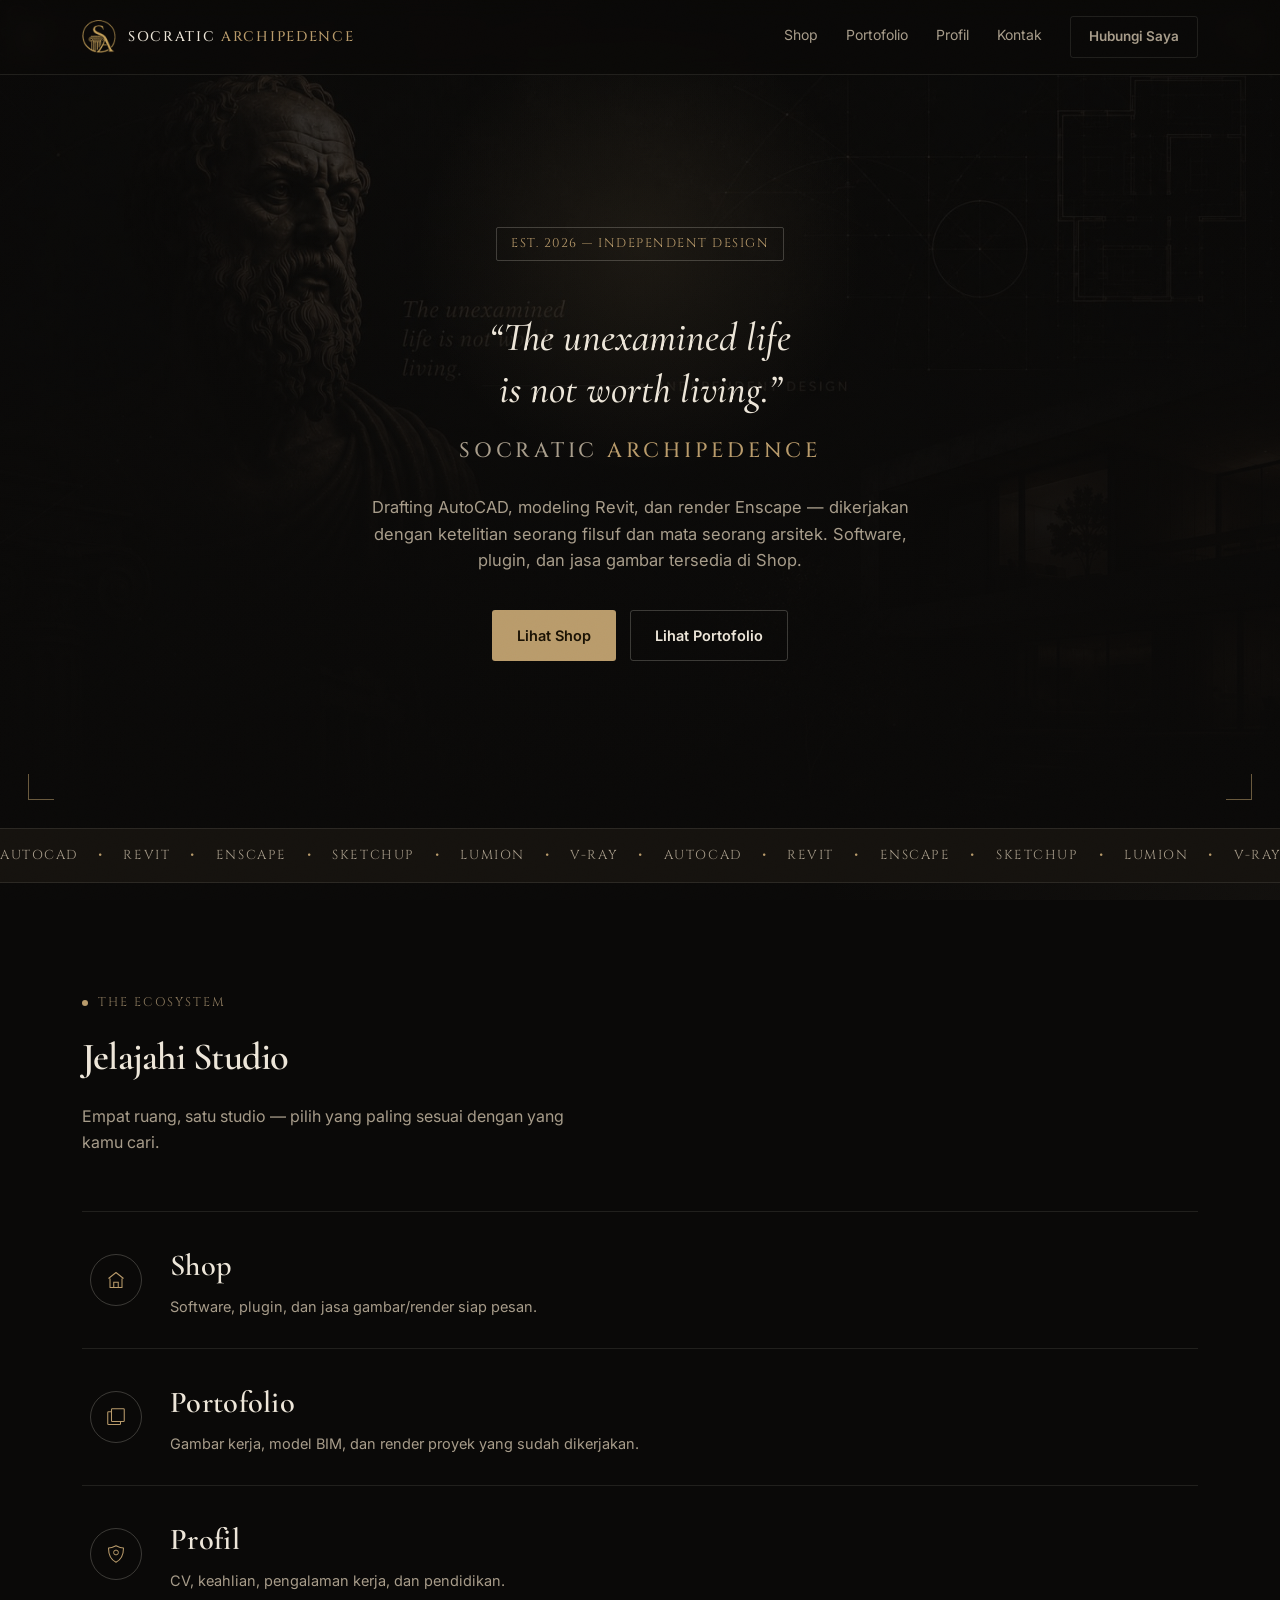
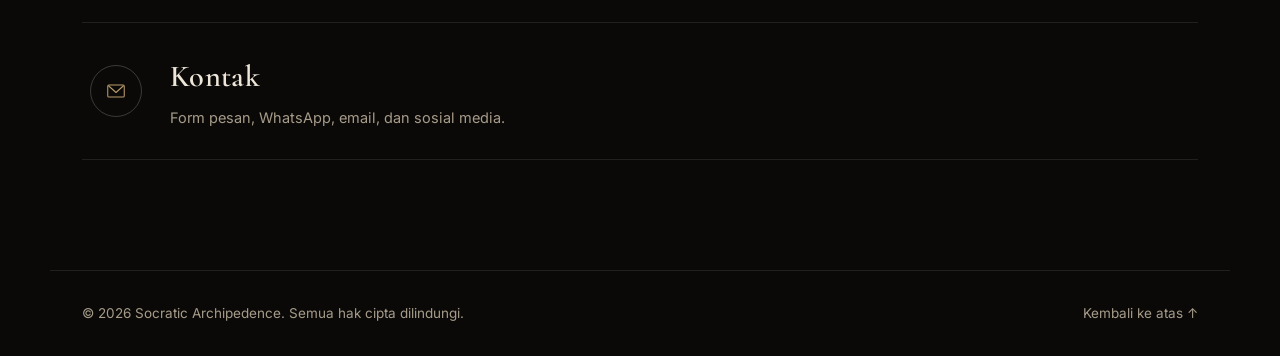
<file: index.html>
<!DOCTYPE html>
<html lang="id">
<head>
<meta charset="UTF-8">
<meta name="viewport" content="width=device-width, initial-scale=1.0">
<title>SOCRATIC ARCHIPEDENCE — Independent Design Studio</title>
<meta name="description" content="Socratic Archipedence — drafting AutoCAD, modeling Revit, render Enscape. Software, plugin, dan jasa gambar/render untuk proyekmu.">
<link rel="preconnect" href="https://fonts.googleapis.com">
<link rel="preconnect" href="https://fonts.gstatic.com" crossorigin>
<link href="https://fonts.googleapis.com/css2?family=Cinzel:wght@400;500;600&family=Cormorant+Garamond:ital,wght@0,500;0,600;0,700;1,500;1,600&family=Inter:wght@400;500;600&display=swap" rel="stylesheet">
<link rel="stylesheet" href="css/style.css?v=4">
</head>
<body id="top">

<div class="grain"></div>

<header class="nav" id="nav">
  <div class="nav-inner">
    <a href="index.html" class="brand">
      <img src="assets/logo-icon.png" alt="" class="brand-icon">
      <span class="brand-name">SOCRATIC <em>ARCHIPEDENCE</em></span>
    </a>
    <nav class="nav-links" id="navLinks">
      <a href="shop.html">Shop</a>
      <a href="portofolio.html">Portofolio</a>
      <a href="profil.html">Profil</a>
      <a href="kontak.html">Kontak</a>
      <a href="kontak.html" class="btn btn-ghost nav-cta">Hubungi Saya</a>
    </nav>
    <button class="nav-toggle" id="navToggle" aria-label="Buka menu" aria-expanded="false">
      <span></span><span></span><span></span>
    </button>
  </div>
</header>

<main>

  <!-- HERO / COVER -->
  <section class="hero hero-photo" id="hero">
    <div class="hero-photo-bg" style="background-image:url('assets/hero-bg.jpg')" aria-hidden="true"></div>
    <div class="hero-photo-overlay" aria-hidden="true"></div>
    <div class="hero-glow" id="heroGlow" aria-hidden="true"></div>
    <div class="corner corner-tl" aria-hidden="true"></div>
    <div class="corner corner-tr" aria-hidden="true"></div>
    <div class="corner corner-bl" aria-hidden="true"></div>
    <div class="corner corner-br" aria-hidden="true"></div>

    <div class="hero-inner hero-inner-photo">
      <p class="title-block reveal-fade">EST. 2026 — INDEPENDENT DESIGN</p>
      <blockquote class="hero-quote reveal-fade delay-1">
        “The unexamined life<br>is not worth living.”
      </blockquote>
      <h1 class="hero-title-sm reveal-fade delay-2">SOCRATIC <em>ARCHIPEDENCE</em></h1>
      <p class="hero-sub reveal-fade delay-2">
        Drafting AutoCAD, modeling Revit, dan render Enscape — dikerjakan dengan ketelitian
        seorang filsuf dan mata seorang arsitek. Software, plugin, dan jasa gambar tersedia di Shop.
      </p>
      <div class="hero-actions reveal-fade delay-2">
        <a href="shop.html" class="btn btn-primary">Lihat Shop</a>
        <a href="portofolio.html" class="btn btn-outline">Lihat Portofolio</a>
      </div>
    </div>
  </section>

  <!-- MARQUEE TOOLS -->
  <div class="marquee" aria-hidden="true">
    <div class="marquee-track">
      <span>AUTOCAD</span><span class="dot">•</span>
      <span>REVIT</span><span class="dot">•</span>
      <span>ENSCAPE</span><span class="dot">•</span>
      <span>SKETCHUP</span><span class="dot">•</span>
      <span>LUMION</span><span class="dot">•</span>
      <span>V-RAY</span><span class="dot">•</span>
      <span>AUTOCAD</span><span class="dot">•</span>
      <span>REVIT</span><span class="dot">•</span>
      <span>ENSCAPE</span><span class="dot">•</span>
      <span>SKETCHUP</span><span class="dot">•</span>
      <span>LUMION</span><span class="dot">•</span>
      <span>V-RAY</span><span class="dot">•</span>
    </div>
  </div>

  <!-- THE ECOSYSTEM -->
  <section class="section" id="ecosystem">
    <div class="section-head">
      <p class="eyebrow">THE ECOSYSTEM</p>
      <h2>Jelajahi Studio</h2>
      <p class="section-desc">Empat ruang, satu studio — pilih yang paling sesuai dengan yang kamu cari.</p>
    </div>

    <div class="eco-list">

      <a href="shop.html" class="eco-row reveal-up">
        <span class="eco-icon" aria-hidden="true">
          <svg viewBox="0 0 32 32"><path d="M6 14 L16 6 L26 14 M8 14 V26 H24 V14" fill="none" stroke="currentColor" stroke-width="1.4" stroke-linejoin="round"/><path d="M13 26 V19 H19 V26" fill="none" stroke="currentColor" stroke-width="1.4"/></svg>
        </span>
        <span class="eco-text">
          <span class="eco-title">Shop</span>
          <span class="eco-sub">Software, plugin, dan jasa gambar/render siap pesan.</span>
        </span>
        <span class="eco-arrow" aria-hidden="true">→</span>
      </a>

      <a href="portofolio.html" class="eco-row reveal-up delay-1">
        <span class="eco-icon" aria-hidden="true">
          <svg viewBox="0 0 32 32"><rect x="5" y="9" width="17" height="17" rx="1" fill="none" stroke="currentColor" stroke-width="1.4"/><rect x="10" y="5" width="17" height="17" rx="1" fill="var(--bg)" stroke="currentColor" stroke-width="1.4"/></svg>
        </span>
        <span class="eco-text">
          <span class="eco-title">Portofolio</span>
          <span class="eco-sub">Gambar kerja, model BIM, dan render proyek yang sudah dikerjakan.</span>
        </span>
        <span class="eco-arrow" aria-hidden="true">→</span>
      </a>

      <a href="profil.html" class="eco-row reveal-up delay-2">
        <span class="eco-icon" aria-hidden="true">
          <svg viewBox="0 0 32 32"><path d="M16 5 C10 8 6 8 6 8 C6 18 10 24 16 27 C22 24 26 18 26 8 C26 8 22 8 16 5Z" fill="none" stroke="currentColor" stroke-width="1.4" stroke-linejoin="round"/><circle cx="16" cy="14" r="3.2" fill="none" stroke="currentColor" stroke-width="1.3"/></svg>
        </span>
        <span class="eco-text">
          <span class="eco-title">Profil</span>
          <span class="eco-sub">CV, keahlian, pengalaman kerja, dan pendidikan.</span>
        </span>
        <span class="eco-arrow" aria-hidden="true">→</span>
      </a>

      <a href="kontak.html" class="eco-row reveal-up delay-3">
        <span class="eco-icon" aria-hidden="true">
          <svg viewBox="0 0 32 32"><rect x="5" y="8" width="22" height="16" rx="1.5" fill="none" stroke="currentColor" stroke-width="1.4"/><path d="M6 9 L16 18 L26 9" fill="none" stroke="currentColor" stroke-width="1.4" stroke-linejoin="round"/></svg>
        </span>
        <span class="eco-text">
          <span class="eco-title">Kontak</span>
          <span class="eco-sub">Form pesan, WhatsApp, email, dan sosial media.</span>
        </span>
        <span class="eco-arrow" aria-hidden="true">→</span>
      </a>

    </div>
  </section>

</main>

<footer class="footer">
  <p>&copy; 2026 Socratic Archipedence. Semua hak cipta dilindungi.</p>
  <a href="#top" class="back-top">Kembali ke atas ↑</a>
</footer>

<script src="js/script.js?v=4"></script>
</body>
</html>
</file>
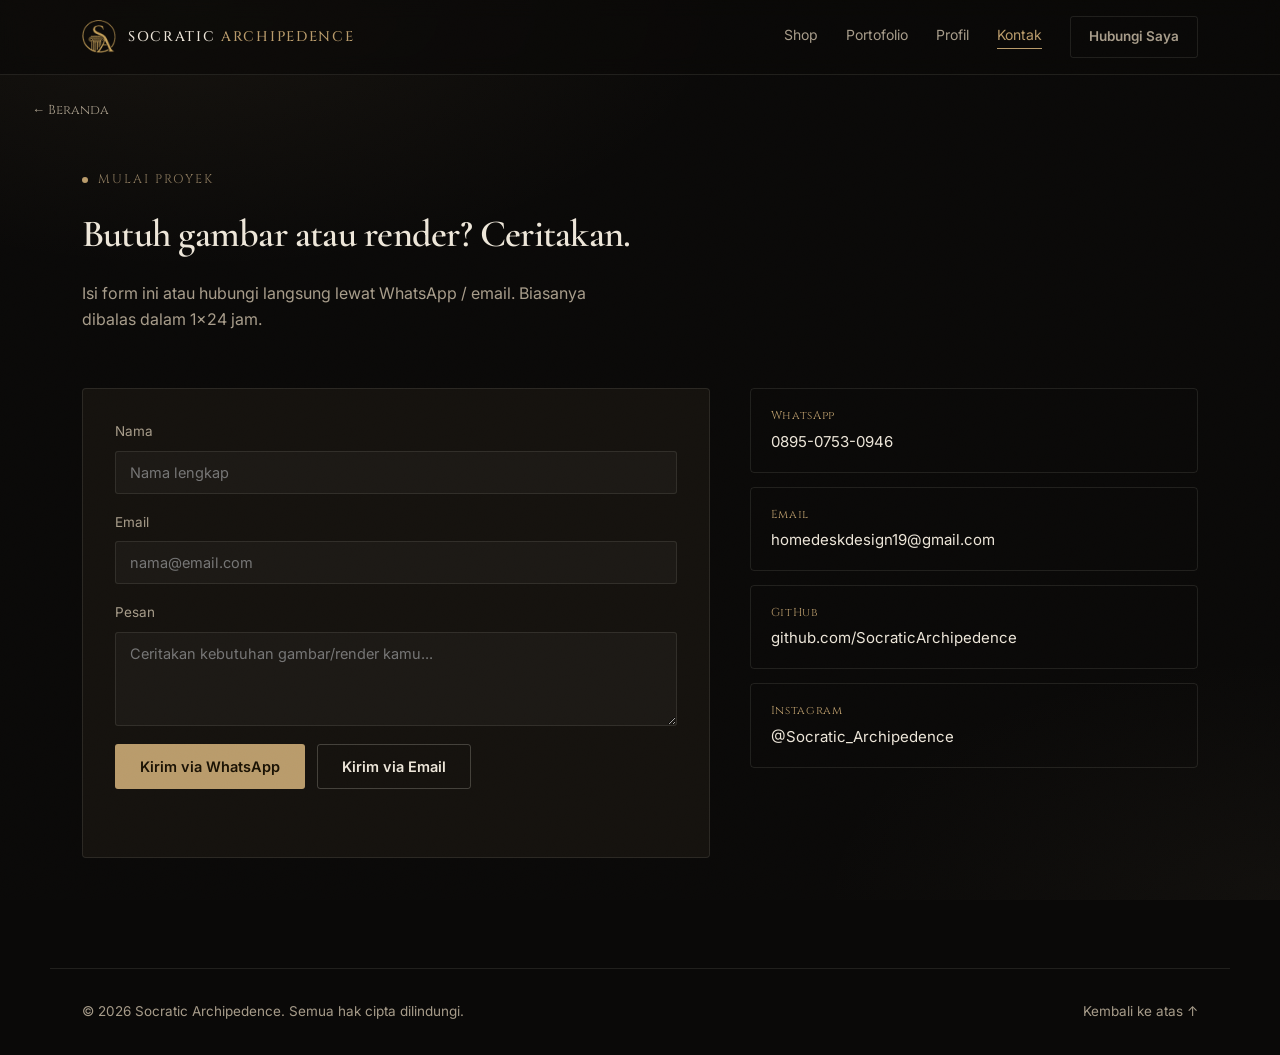
<file: kontak.html>
<!DOCTYPE html>
<html lang="id">
<head>
<meta charset="UTF-8">
<meta name="viewport" content="width=device-width, initial-scale=1.0">
<title>Kontak — SOCRATIC ARCHIPEDENCE</title>
<meta name="description" content="Hubungi Socratic Archipedence lewat WhatsApp, email, atau form untuk pesan gambar, render, atau software CAD.">
<link rel="preconnect" href="https://fonts.googleapis.com">
<link rel="preconnect" href="https://fonts.gstatic.com" crossorigin>
<link href="https://fonts.googleapis.com/css2?family=Cinzel:wght@400;500;600&family=Cormorant+Garamond:ital,wght@0,500;0,600;0,700;1,500;1,600&family=Inter:wght@400;500;600&display=swap" rel="stylesheet">
<link rel="stylesheet" href="css/style.css?v=4">
</head>
<body id="top">

<div class="grain"></div>

<header class="nav" id="nav">
  <div class="nav-inner">
    <a href="index.html" class="brand">
      <img src="assets/logo-icon.png" alt="" class="brand-icon">
      <span class="brand-name">SOCRATIC <em>ARCHIPEDENCE</em></span>
    </a>
    <nav class="nav-links" id="navLinks">
      <a href="shop.html">Shop</a>
      <a href="portofolio.html">Portofolio</a>
      <a href="profil.html">Profil</a>
      <a href="kontak.html" class="active">Kontak</a>
      <a href="kontak.html" class="btn btn-ghost nav-cta">Hubungi Saya</a>
    </nav>
    <button class="nav-toggle" id="navToggle" aria-label="Buka menu" aria-expanded="false">
      <span></span><span></span><span></span>
    </button>
  </div>
</header>

<main>
  <a href="index.html" class="page-back">← Beranda</a>

  <!-- KONTAK -->
  <section class="section" id="kontak">
    <div class="section-head">
      <p class="eyebrow">MULAI PROYEK</p>
      <h2>Butuh gambar atau render? Ceritakan.</h2>
      <p class="section-desc">Isi form ini atau hubungi langsung lewat WhatsApp / email. Biasanya dibalas dalam 1x24 jam.</p>
    </div>

    <div class="contact-grid">
      <form class="contact-form reveal-up" id="contactForm">
        <label>
          <span>Nama</span>
          <input type="text" name="name" placeholder="Nama lengkap" required>
        </label>
        <label>
          <span>Email</span>
          <input type="email" name="email" placeholder="nama@email.com" required>
        </label>
        <label>
          <span>Pesan</span>
          <textarea name="message" rows="4" placeholder="Ceritakan kebutuhan gambar/render kamu..." required></textarea>
        </label>
        <div class="form-actions">
          <button type="button" class="btn btn-primary" id="sendWhatsapp">Kirim via WhatsApp</button>
          <button type="button" class="btn btn-outline" id="sendEmail">Kirim via Email</button>
        </div>
        <p class="form-note" id="formNote"></p>
      </form>

      <div class="contact-side reveal-up delay-1">
        <a href="https://wa.me/6289507530946" class="contact-link" target="_blank" rel="noopener">
          <span class="contact-label">WhatsApp</span>
          <span class="contact-value">0895-0753-0946</span>
        </a>
        <a href="mailto:homedeskdesign19@gmail.com" class="contact-link">
          <span class="contact-label">Email</span>
          <span class="contact-value">homedeskdesign19@gmail.com</span>
        </a>
        <a href="https://github.com/SocraticArchipedence" class="contact-link" target="_blank" rel="noopener">
          <span class="contact-label">GitHub</span>
          <span class="contact-value">github.com/SocraticArchipedence</span>
        </a>
        <a href="https://instagram.com/Socratic_Archipedence" class="contact-link" target="_blank" rel="noopener">
          <span class="contact-label">Instagram</span>
          <span class="contact-value">@Socratic_Archipedence</span>
        </a>
      </div>
    </div>
  </section>
</main>

<footer class="footer">
  <p>&copy; 2026 Socratic Archipedence. Semua hak cipta dilindungi.</p>
  <a href="#top" class="back-top">Kembali ke atas ↑</a>
</footer>

<script src="js/script.js?v=4"></script>
</body>
</html>
</file>
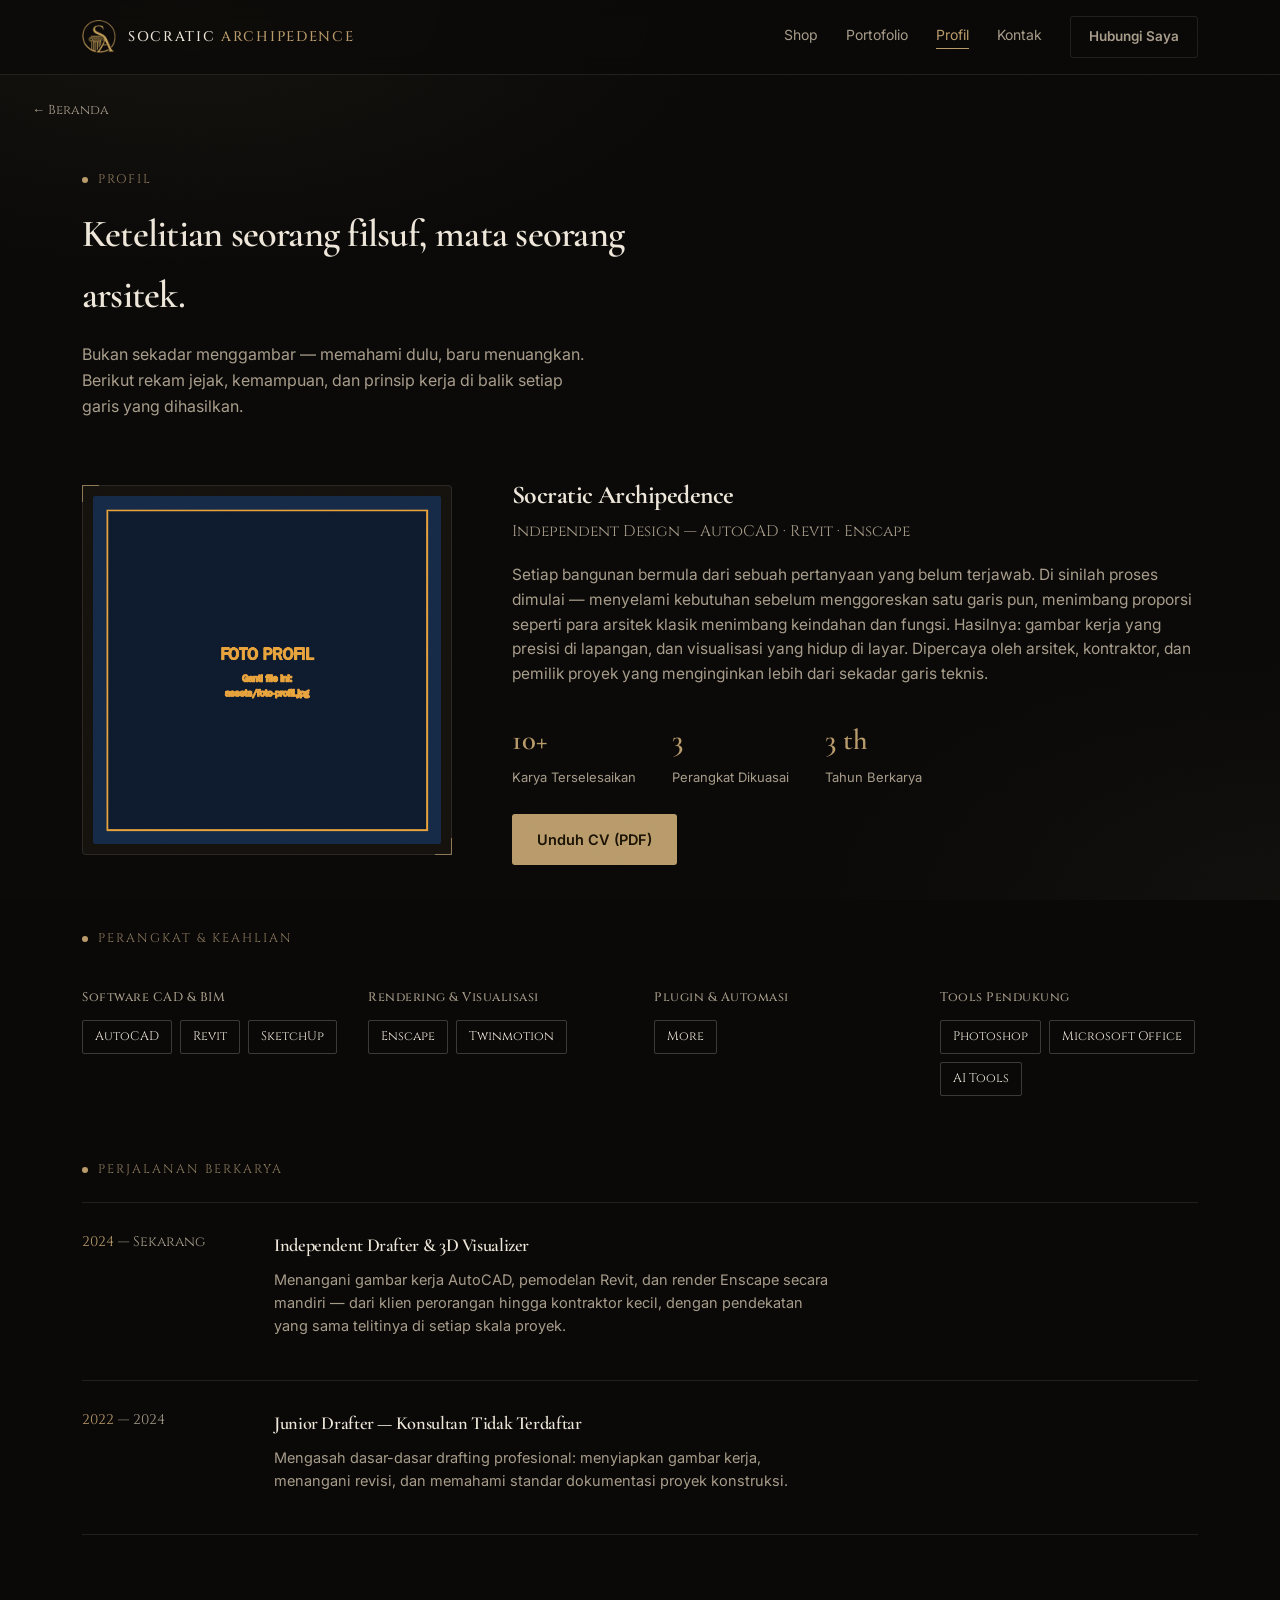
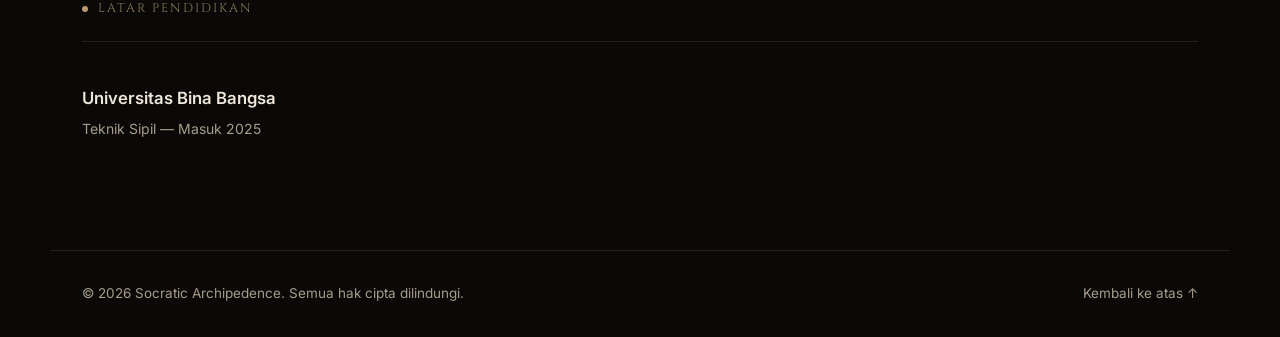
<file: profil.html>
<!DOCTYPE html>
<html lang="id">
<head>
<meta charset="UTF-8">
<meta name="viewport" content="width=device-width, initial-scale=1.0">
<title>Profil — SOCRATIC ARCHIPEDENCE</title>
<meta name="description" content="Profil, CV, keahlian, dan pengalaman kerja di balik Socratic Archipedence.">
<link rel="preconnect" href="https://fonts.googleapis.com">
<link rel="preconnect" href="https://fonts.gstatic.com" crossorigin>
<link href="https://fonts.googleapis.com/css2?family=Cinzel:wght@400;500;600&family=Cormorant+Garamond:ital,wght@0,500;0,600;0,700;1,500;1,600&family=Inter:wght@400;500;600&display=swap" rel="stylesheet">
<link rel="stylesheet" href="css/style.css?v=4">
</head>
<body id="top">

<div class="grain"></div>

<header class="nav" id="nav">
  <div class="nav-inner">
    <a href="index.html" class="brand">
      <img src="assets/logo-icon.png" alt="" class="brand-icon">
      <span class="brand-name">SOCRATIC <em>ARCHIPEDENCE</em></span>
    </a>
    <nav class="nav-links" id="navLinks">
      <a href="shop.html">Shop</a>
      <a href="portofolio.html">Portofolio</a>
      <a href="profil.html" class="active">Profil</a>
      <a href="kontak.html">Kontak</a>
      <a href="kontak.html" class="btn btn-ghost nav-cta">Hubungi Saya</a>
    </nav>
    <button class="nav-toggle" id="navToggle" aria-label="Buka menu" aria-expanded="false">
      <span></span><span></span><span></span>
    </button>
  </div>
</header>

<main>
  <a href="index.html" class="page-back">← Beranda</a>

  <!-- PROFIL / CV -->
  <section class="section" id="profil">
    <div class="section-head">
      <p class="eyebrow">PROFIL</p>
      <h2>Ketelitian seorang filsuf, mata seorang arsitek.</h2>
      <p class="section-desc">Bukan sekadar menggambar — memahami dulu, baru menuangkan. Berikut rekam jejak, kemampuan, dan prinsip kerja di balik setiap garis yang dihasilkan.</p>
    </div>

    <!-- Kartu profil + CV -->
    <div class="about-grid">
      <div class="profile-photo-wrap reveal-up">
        <img src="assets/foto-profil.jpg" alt="Foto profil Socratic Archipedence" class="profile-photo">
      </div>
      <div class="about-text reveal-up delay-1">
        <h3 class="profile-name">Socratic Archipedence</h3>
        <p class="profile-role">Independent Design — AutoCAD · Revit · Enscape</p>
        <p>
          Setiap bangunan bermula dari sebuah pertanyaan yang belum terjawab. Di sinilah proses dimulai —
          menyelami kebutuhan sebelum menggoreskan satu garis pun, menimbang proporsi seperti para
          arsitek klasik menimbang keindahan dan fungsi. Hasilnya: gambar kerja yang presisi di lapangan,
          dan visualisasi yang hidup di layar. Dipercaya oleh arsitek, kontraktor, dan pemilik proyek yang
          menginginkan lebih dari sekadar garis teknis.
        </p>
        <div class="stat-row">
          <div class="stat"><span class="stat-num" data-count="10" data-suffix="+">0+</span><span class="stat-label">Karya Terselesaikan</span></div>
          <div class="stat"><span class="stat-num" data-count="3" data-suffix="">0</span><span class="stat-label">Perangkat Dikuasai</span></div>
          <div class="stat"><span class="stat-num" data-count="3" data-suffix=" th">0 th</span><span class="stat-label">Tahun Berkarya</span></div>
        </div>
        <a href="assets/cv-socratic-archipedence.pdf" download class="btn btn-primary cv-btn">Unduh CV (PDF)</a>
      </div>
    </div>

    <!-- Keahlian & tools -->
    <div class="sub-block reveal-up">
      <p class="eyebrow small">PERANGKAT &amp; KEAHLIAN</p>
      <div class="skills-grid">
        <div class="skill-group">
          <h4>Software CAD &amp; BIM</h4>
          <div class="skill-badges">
            <span>AutoCAD</span><span>Revit</span><span>SketchUp</span>
          </div>
        </div>
        <div class="skill-group">
          <h4>Rendering &amp; Visualisasi</h4>
          <div class="skill-badges">
            <span>Enscape</span><span>Twinmotion</span>
          </div>
        </div>
        <div class="skill-group">
          <h4>Plugin &amp; Automasi</h4>
          <div class="skill-badges">
            <span>More</span>
          </div>
        </div>
        <div class="skill-group">
          <h4>Tools Pendukung</h4>
          <div class="skill-badges">
            <span>Photoshop</span><span>Microsoft Office</span><span>AI Tools</span>
          </div>
        </div>
      </div>
    </div>

    <!-- Pengalaman kerja -->
    <div class="sub-block reveal-up">
      <p class="eyebrow small">PERJALANAN BERKARYA</p>
      <div class="rev-log exp-log">
        <div class="rev-item">
          <div class="rev-num">2024 <span>— Sekarang</span></div>
          <div class="rev-body">
            <h3>Independent Drafter &amp; 3D Visualizer</h3>
            <p>Menangani gambar kerja AutoCAD, pemodelan Revit, dan render Enscape secara mandiri — dari klien perorangan hingga kontraktor kecil, dengan pendekatan yang sama telitinya di setiap skala proyek.</p>
          </div>
        </div>
        <div class="rev-item">
          <div class="rev-num">2022 <span>— 2024</span></div>
          <div class="rev-body">
            <h3>Junior Drafter — Konsultan Tidak Terdaftar</h3>
            <p>Mengasah dasar-dasar drafting profesional: menyiapkan gambar kerja, menangani revisi, dan memahami standar dokumentasi proyek konstruksi.</p>
          </div>
        </div>
      </div>
    </div>

    <!-- Pendidikan -->
    <div class="sub-block reveal-up">
      <p class="eyebrow small">LATAR PENDIDIKAN</p>
      <div class="edu-item">
        <h4>Universitas Bina Bangsa</h4>
        <p>Teknik Sipil — Masuk 2025</p>
      </div>
    </div>
  </section>
</main>

<footer class="footer">
  <p>&copy; 2026 Socratic Archipedence. Semua hak cipta dilindungi.</p>
  <a href="#top" class="back-top">Kembali ke atas ↑</a>
</footer>

<script src="js/script.js?v=4"></script>
</body>
</html>
</file>
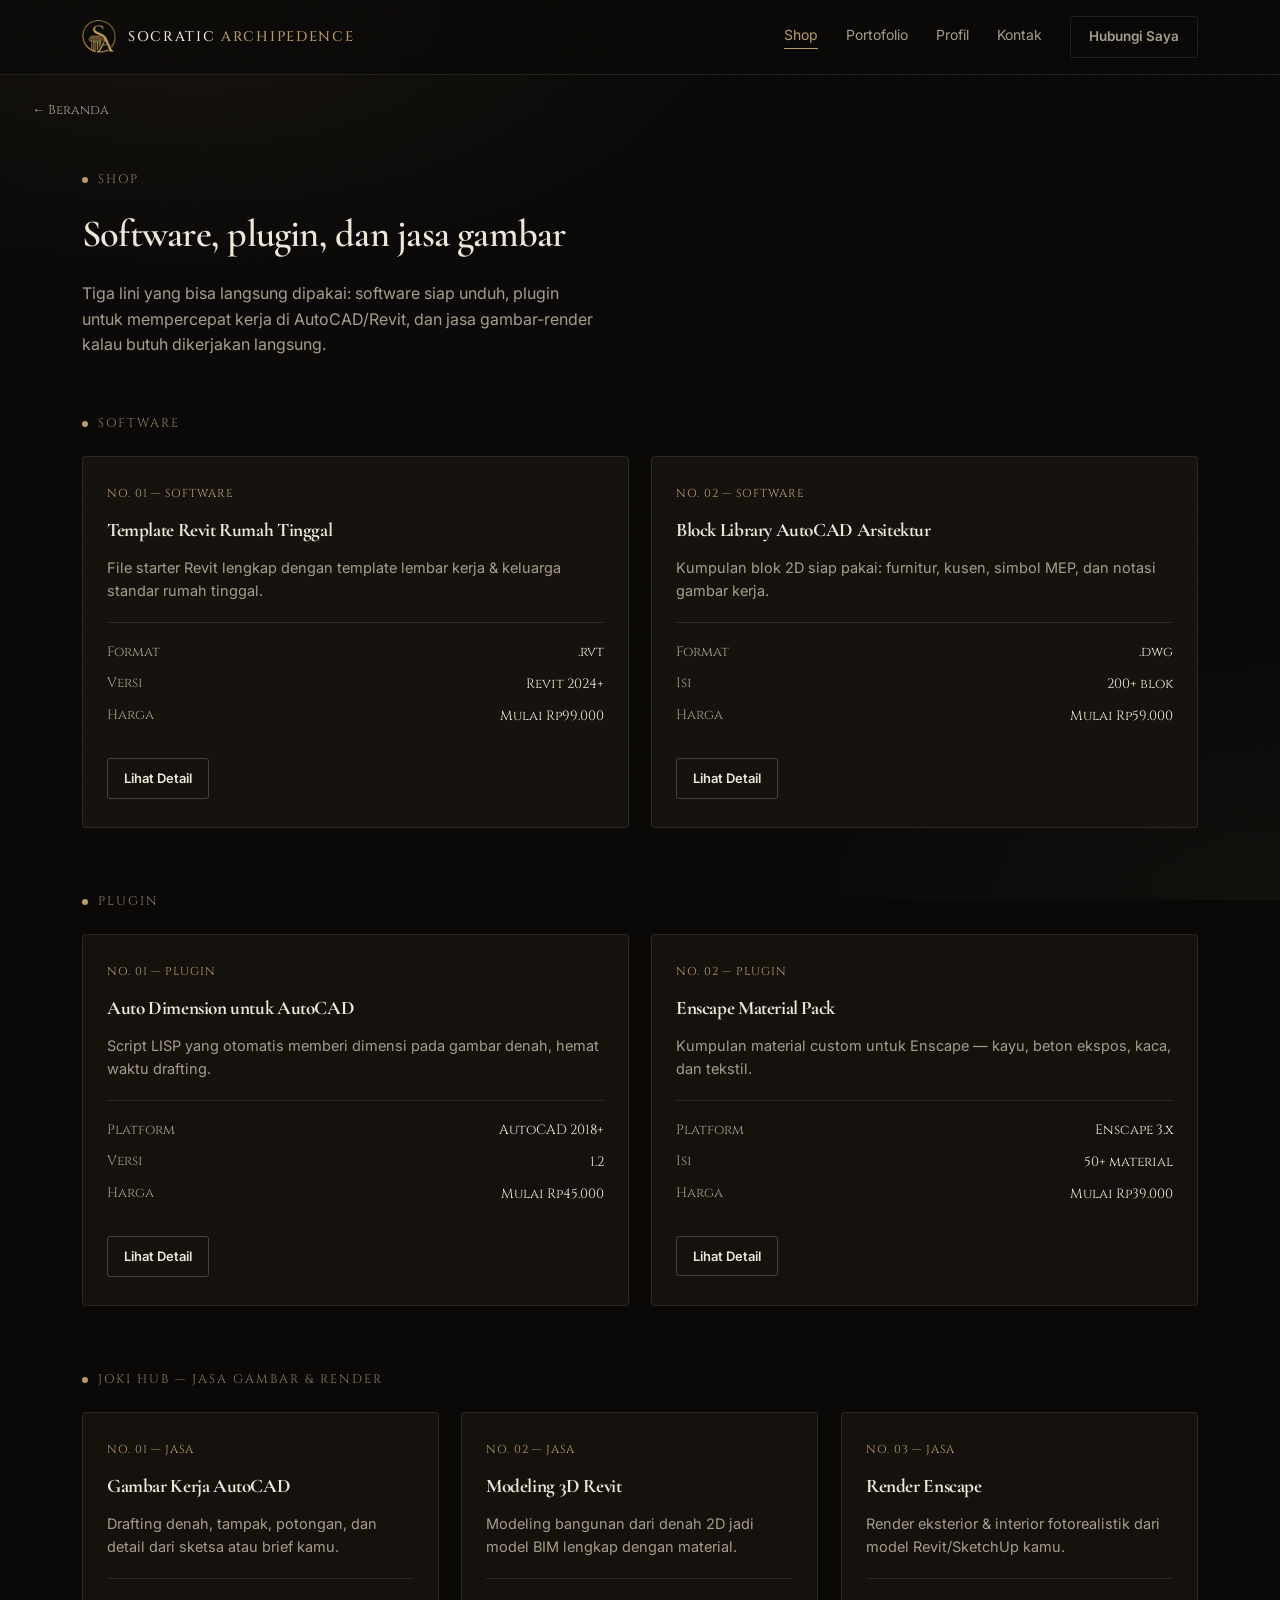
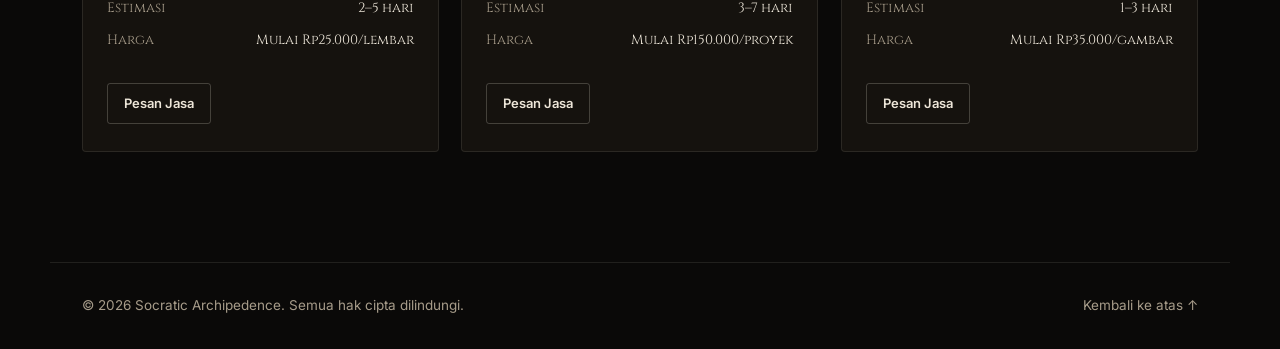
<file: shop.html>
<!DOCTYPE html>
<html lang="id">
<head>
<meta charset="UTF-8">
<meta name="viewport" content="width=device-width, initial-scale=1.0">
<title>Shop — SOCRATIC ARCHIPEDENCE</title>
<meta name="description" content="Software, plugin, dan jasa gambar/render AutoCAD, Revit, Enscape dari Socratic Archipedence.">
<link rel="preconnect" href="https://fonts.googleapis.com">
<link rel="preconnect" href="https://fonts.gstatic.com" crossorigin>
<link href="https://fonts.googleapis.com/css2?family=Cinzel:wght@400;500;600&family=Cormorant+Garamond:ital,wght@0,500;0,600;0,700;1,500;1,600&family=Inter:wght@400;500;600&display=swap" rel="stylesheet">
<link rel="stylesheet" href="css/style.css?v=4">
</head>
<body id="top">

<div class="grain"></div>

<header class="nav" id="nav">
  <div class="nav-inner">
    <a href="index.html" class="brand">
      <img src="assets/logo-icon.png" alt="" class="brand-icon">
      <span class="brand-name">SOCRATIC <em>ARCHIPEDENCE</em></span>
    </a>
    <nav class="nav-links" id="navLinks">
      <a href="shop.html" class="active">Shop</a>
      <a href="portofolio.html">Portofolio</a>
      <a href="profil.html">Profil</a>
      <a href="kontak.html">Kontak</a>
      <a href="kontak.html" class="btn btn-ghost nav-cta">Hubungi Saya</a>
    </nav>
    <button class="nav-toggle" id="navToggle" aria-label="Buka menu" aria-expanded="false">
      <span></span><span></span><span></span>
    </button>
  </div>
</header>

<main>
  <a href="index.html" class="page-back">← Beranda</a>

  <!-- SHOP -->
  <section class="section" id="shop">
    <div class="section-head">
      <p class="eyebrow">SHOP</p>
      <h2>Software, plugin, dan jasa gambar</h2>
      <p class="section-desc">Tiga lini yang bisa langsung dipakai: software siap unduh, plugin
        untuk mempercepat kerja di AutoCAD/Revit, dan jasa gambar-render kalau butuh dikerjakan langsung.</p>
    </div>

    <!-- Software -->
    <div class="sub-block">
      <p class="eyebrow small">SOFTWARE</p>
      <div class="product-grid">
        <article class="spec-card tilt reveal-up">
          <div class="spec-bracket tl"></div><div class="spec-bracket tr"></div>
          <div class="spec-bracket bl"></div><div class="spec-bracket br"></div>
          <p class="spec-id">NO. 01 — SOFTWARE</p>
          <h3>Template Revit Rumah Tinggal</h3>
          <p class="spec-text">File starter Revit lengkap dengan template lembar kerja &amp; keluarga standar rumah tinggal.</p>
          <ul class="spec-list">
            <li><span>Format</span><span>.rvt</span></li>
            <li><span>Versi</span><span>Revit 2024+</span></li>
            <li><span>Harga</span><span>Mulai Rp99.000</span></li>
          </ul>
          <a href="kontak.html" class="btn btn-outline btn-small">Lihat Detail</a>
        </article>

        <article class="spec-card tilt reveal-up delay-1">
          <div class="spec-bracket tl"></div><div class="spec-bracket tr"></div>
          <div class="spec-bracket bl"></div><div class="spec-bracket br"></div>
          <p class="spec-id">NO. 02 — SOFTWARE</p>
          <h3>Block Library AutoCAD Arsitektur</h3>
          <p class="spec-text">Kumpulan blok 2D siap pakai: furnitur, kusen, simbol MEP, dan notasi gambar kerja.</p>
          <ul class="spec-list">
            <li><span>Format</span><span>.dwg</span></li>
            <li><span>Isi</span><span>200+ blok</span></li>
            <li><span>Harga</span><span>Mulai Rp59.000</span></li>
          </ul>
          <a href="kontak.html" class="btn btn-outline btn-small">Lihat Detail</a>
        </article>
      </div>
    </div>

    <!-- Plugin -->
    <div class="sub-block">
      <p class="eyebrow small">PLUGIN</p>
      <div class="product-grid">
        <article class="spec-card tilt reveal-up">
          <div class="spec-bracket tl"></div><div class="spec-bracket tr"></div>
          <div class="spec-bracket bl"></div><div class="spec-bracket br"></div>
          <p class="spec-id">NO. 01 — PLUGIN</p>
          <h3>Auto Dimension untuk AutoCAD</h3>
          <p class="spec-text">Script LISP yang otomatis memberi dimensi pada gambar denah, hemat waktu drafting.</p>
          <ul class="spec-list">
            <li><span>Platform</span><span>AutoCAD 2018+</span></li>
            <li><span>Versi</span><span>1.2</span></li>
            <li><span>Harga</span><span>Mulai Rp45.000</span></li>
          </ul>
          <a href="kontak.html" class="btn btn-outline btn-small">Lihat Detail</a>
        </article>

        <article class="spec-card tilt reveal-up delay-1">
          <div class="spec-bracket tl"></div><div class="spec-bracket tr"></div>
          <div class="spec-bracket bl"></div><div class="spec-bracket br"></div>
          <p class="spec-id">NO. 02 — PLUGIN</p>
          <h3>Enscape Material Pack</h3>
          <p class="spec-text">Kumpulan material custom untuk Enscape — kayu, beton ekspos, kaca, dan tekstil.</p>
          <ul class="spec-list">
            <li><span>Platform</span><span>Enscape 3.x</span></li>
            <li><span>Isi</span><span>50+ material</span></li>
            <li><span>Harga</span><span>Mulai Rp39.000</span></li>
          </ul>
          <a href="kontak.html" class="btn btn-outline btn-small">Lihat Detail</a>
        </article>
      </div>
    </div>

    <!-- Joki Hub -->
    <div class="sub-block">
      <p class="eyebrow small">JOKI HUB — JASA GAMBAR &amp; RENDER</p>
      <div class="product-grid">
        <article class="spec-card tilt reveal-up">
          <div class="spec-bracket tl"></div><div class="spec-bracket tr"></div>
          <div class="spec-bracket bl"></div><div class="spec-bracket br"></div>
          <p class="spec-id">NO. 01 — JASA</p>
          <h3>Gambar Kerja AutoCAD</h3>
          <p class="spec-text">Drafting denah, tampak, potongan, dan detail dari sketsa atau brief kamu.</p>
          <ul class="spec-list">
            <li><span>Estimasi</span><span>2–5 hari</span></li>
            <li><span>Harga</span><span>Mulai Rp25.000/lembar</span></li>
          </ul>
          <a href="kontak.html" class="btn btn-outline btn-small">Pesan Jasa</a>
        </article>

        <article class="spec-card tilt reveal-up delay-1">
          <div class="spec-bracket tl"></div><div class="spec-bracket tr"></div>
          <div class="spec-bracket bl"></div><div class="spec-bracket br"></div>
          <p class="spec-id">NO. 02 — JASA</p>
          <h3>Modeling 3D Revit</h3>
          <p class="spec-text">Modeling bangunan dari denah 2D jadi model BIM lengkap dengan material.</p>
          <ul class="spec-list">
            <li><span>Estimasi</span><span>3–7 hari</span></li>
            <li><span>Harga</span><span>Mulai Rp150.000/proyek</span></li>
          </ul>
          <a href="kontak.html" class="btn btn-outline btn-small">Pesan Jasa</a>
        </article>

        <article class="spec-card tilt reveal-up delay-2">
          <div class="spec-bracket tl"></div><div class="spec-bracket tr"></div>
          <div class="spec-bracket bl"></div><div class="spec-bracket br"></div>
          <p class="spec-id">NO. 03 — JASA</p>
          <h3>Render Enscape</h3>
          <p class="spec-text">Render eksterior &amp; interior fotorealistik dari model Revit/SketchUp kamu.</p>
          <ul class="spec-list">
            <li><span>Estimasi</span><span>1–3 hari</span></li>
            <li><span>Harga</span><span>Mulai Rp35.000/gambar</span></li>
          </ul>
          <a href="kontak.html" class="btn btn-outline btn-small">Pesan Jasa</a>
        </article>
      </div>
    </div>
  </section>
</main>

<footer class="footer">
  <p>&copy; 2026 Socratic Archipedence. Semua hak cipta dilindungi.</p>
  <a href="#top" class="back-top">Kembali ke atas ↑</a>
</footer>

<script src="js/script.js?v=4"></script>
</body>
</html>
</file>
<file: css/style.css>
/* ===================================================================
   SOCRATIC ARCHIPEDENCE — Classical Independent Design Theme
   =================================================================== */

:root {
  --bg: #0A0908;
  --bg-panel: #15120E;
  --bg-panel-alt: #1D1813;
  --grid-line: rgba(198, 161, 91, 0.05);
  --accent: #B99B6B;
  --accent-soft: rgba(185, 155, 107, 0.14);
  --blue: #8C7A5E;
  --text: #EDE6D9;
  --text-muted: #A79C8A;
  --border: rgba(237, 230, 217, 0.10);
  --border-strong: rgba(237, 230, 217, 0.22);

  --font-display: "Cormorant Garamond", serif;
  --font-body: "Inter", sans-serif;
  --font-mono: "Cinzel", serif;

  --ease: cubic-bezier(0.16, 1, 0.3, 1);
}

* { box-sizing: border-box; }

/* Transisi morph antar halaman (progressive enhancement — browser modern saja) */
@view-transition {
  navigation: auto;
}
::view-transition-old(root),
::view-transition-new(root) {
  animation-duration: 0.55s;
  animation-timing-function: cubic-bezier(0.16, 1, 0.3, 1);
}

html { scroll-behavior: smooth; }

/* custom scrollbar */
::-webkit-scrollbar { width: 10px; }
::-webkit-scrollbar-track { background: var(--bg); }
::-webkit-scrollbar-thumb { background: var(--bg-panel-alt); border-radius: 5px; border: 2px solid var(--bg); }
::-webkit-scrollbar-thumb:hover { background: var(--accent); }
html { scrollbar-color: var(--bg-panel-alt) var(--bg); scrollbar-width: thin; }

body {
  margin: 0;
  background:
    radial-gradient(ellipse 70% 50% at 15% 0%, rgba(185,155,107,0.07), transparent 60%),
    radial-gradient(ellipse 60% 45% at 100% 100%, rgba(140,122,94,0.06), transparent 60%),
    var(--bg);
  background-attachment: fixed;
  color: var(--text);
  font-family: var(--font-body);
  line-height: 1.6;
  -webkit-font-smoothing: antialiased;
}

a { color: inherit; text-decoration: none; }
ul { list-style: none; margin: 0; padding: 0; }
h1, h2, h3 { font-family: var(--font-display); margin: 0; letter-spacing: -0.02em; }
p { margin: 0; }

/* subtle film grain overlay for texture */
.grain {
  position: fixed;
  inset: 0;
  pointer-events: none;
  z-index: 999;
  opacity: 0.035;
  mix-blend-mode: overlay;
  background-image: url("data:image/svg+xml,%3Csvg xmlns='http://www.w3.org/2000/svg' width='120' height='120'%3E%3Cfilter id='n'%3E%3CfeTurbulence type='fractalNoise' baseFrequency='0.9' numOctaves='2' stitchTiles='stitch'/%3E%3C/filter%3E%3Crect width='100%25' height='100%25' filter='url(%23n)'/%3E%3C/svg%3E");
}

/* ---------------- NAV ---------------- */
.nav {
  position: fixed;
  top: 0; left: 0; right: 0;
  z-index: 100;
  background: rgba(10, 9, 8, 0.72);
  backdrop-filter: blur(10px);
  border-bottom: 1px solid var(--border);
  transition: border-color 0.3s var(--ease);
  view-transition-name: site-nav;
}
.nav-inner {
  max-width: 1180px;
  margin: 0 auto;
  padding: 16px 32px;
  display: flex;
  align-items: center;
  gap: 24px;
}
.brand { display: flex; align-items: center; gap: 12px; margin-right: auto; }
.brand-icon { width: 34px; height: 34px; object-fit: contain; }
.brand-name {
  font-family: var(--font-mono);
  font-weight: 500;
  letter-spacing: 0.12em;
  font-size: 14px;
  color: var(--text);
}
.brand-name em { font-style: normal; color: var(--accent); }
.nav-links { display: flex; gap: 28px; align-items: center; }
.nav-links a:not(.nav-cta) {
  font-size: 14px;
  color: var(--text-muted);
  transition: color 0.2s var(--ease);
  position: relative;
  padding-bottom: 3px;
}
.nav-links a:not(.nav-cta)::after {
  content: "";
  position: absolute;
  left: 0; bottom: 0;
  width: 0;
  height: 1px;
  background: var(--accent);
  transition: width 0.3s var(--ease);
}
.nav-links a:not(.nav-cta):hover::after,
.nav-links a.active::after { width: 100%; }
.nav-links a:not(.nav-cta):hover { color: var(--text); }
.nav-links a.active { color: var(--accent); }
.nav-cta { font-size: 13px; padding: 9px 16px; }
.nav-toggle {
  display: none;
  flex-direction: column;
  gap: 5px;
  background: none;
  border: none;
  cursor: pointer;
  padding: 6px;
}
.nav-toggle span { width: 20px; height: 2px; background: var(--text); border-radius: 2px; }

/* ---------------- BUTTONS ---------------- */
.btn {
  display: inline-flex;
  align-items: center;
  justify-content: center;
  font-family: var(--font-body);
  font-weight: 600;
  font-size: 14.5px;
  padding: 13px 24px;
  border-radius: 3px;
  border: 1px solid transparent;
  cursor: pointer;
  background: transparent;
  appearance: none;
  transition: transform 0.2s var(--ease), background 0.2s var(--ease), border-color 0.2s var(--ease), color 0.2s var(--ease);
  white-space: nowrap;
}
.btn:hover { transform: translateY(-2px); }
.btn-primary {
  background: var(--accent);
  color: #1A1204;
  position: relative;
  overflow: hidden;
}
.btn-primary::before {
  content: "";
  position: absolute;
  top: 0; left: -60%;
  width: 40%; height: 100%;
  background: linear-gradient(120deg, transparent, rgba(255,255,255,0.55), transparent);
  transform: skewX(-20deg);
  transition: left 0.6s var(--ease);
}
.btn-primary:hover::before { left: 130%; }
.btn-primary:hover { background: #CDB488; }
.btn-outline { border-color: var(--border-strong); color: var(--text); }
.btn-outline:hover { border-color: var(--accent); color: var(--accent); }
.btn-ghost { border-color: var(--border); color: var(--text-muted); padding: 9px 18px; font-size: 13.5px; }
.btn-ghost:hover { color: var(--accent); border-color: var(--accent); }
.btn-small { padding: 9px 16px; font-size: 13px; margin-top: 4px; }

/* ---------------- HERO ---------------- */
.hero {
  position: relative;
  min-height: 92vh;
  display: flex;
  align-items: center;
  overflow: hidden;
  padding: 140px 32px 80px;
}
.blueprint-grid {
  position: absolute;
  inset: 0;
  background-image:
    linear-gradient(var(--grid-line) 1px, transparent 1px),
    linear-gradient(90deg, var(--grid-line) 1px, transparent 1px);
  background-size: 42px 42px;
  mask-image: radial-gradient(ellipse 80% 70% at 50% 30%, black 40%, transparent 90%);
}
.corner {
  position: absolute;
  width: 26px; height: 26px;
  border: 1.5px solid var(--accent);
  opacity: 0.55;
  z-index: 3;
}
.corner-tl { top: 28px; left: 28px; border-right: none; border-bottom: none; }
.corner-tr { top: 28px; right: 28px; border-left: none; border-bottom: none; }
.corner-bl { bottom: 28px; left: 28px; border-right: none; border-top: none; }
.corner-br { bottom: 28px; right: 28px; border-left: none; border-top: none; }

.hero-inner { position: relative; z-index: 2; max-width: 780px; margin: 0 auto; text-align: center; }

/* hero dengan foto background */
.hero-photo-bg {
  position: absolute;
  inset: 0;
  background-size: cover;
  background-position: center 30%;
  transform: scale(1.06);
  animation: heroKenBurns 22s ease-in-out infinite alternate;
}
@keyframes heroKenBurns {
  from { transform: scale(1.06) translate(0, 0); }
  to { transform: scale(1.13) translate(-1%, -1%); }
}
.hero-photo-overlay {
  position: absolute;
  inset: 0;
  background:
    linear-gradient(180deg, rgba(10,9,8,0.55) 0%, rgba(10,9,8,0.72) 55%, var(--bg) 100%),
    radial-gradient(ellipse 70% 60% at 50% 25%, rgba(10,9,8,0.15), rgba(10,9,8,0.75) 80%);
}
.hero-inner-photo { max-width: 640px; }

.hero-quote {
  margin: 22px 0 20px;
  font-family: var(--font-display);
  font-style: italic;
  font-weight: 500;
  font-size: clamp(1.6rem, 4vw, 2.5rem);
  line-height: 1.3;
  color: var(--text);
}

.hero-title-sm {
  font-family: var(--font-mono);
  font-weight: 500;
  letter-spacing: 0.18em;
  font-size: clamp(1rem, 2vw, 1.3rem);
  color: var(--text-muted);
  margin-bottom: 22px;
}
.hero-title-sm em { font-style: normal; color: var(--accent); }

/* floating decorative icons */
.float-icon {
  position: absolute;
  width: 40px; height: 40px;
  opacity: 0.35;
  z-index: 1;
  animation: floatDrift 7s ease-in-out infinite;
}
.float-1 { top: 18%; left: 8%; animation-delay: 0s; }
.float-2 { bottom: 14%; left: 12%; width: 50px; height: 50px; animation-delay: 1.2s; }
.float-3 { top: 22%; right: 9%; animation-delay: 2.4s; }
@keyframes floatDrift {
  0%, 100% { transform: translateY(0) rotate(0deg); }
  50% { transform: translateY(-16px) rotate(4deg); }
}

.title-block {
  font-family: var(--font-mono);
  font-size: 12.5px;
  letter-spacing: 0.12em;
  color: var(--accent);
  border: 1px solid var(--border-strong);
  display: inline-block;
  padding: 6px 14px;
  border-radius: 2px;
  margin-bottom: 28px;
}

.hero-sub {
  margin: 26px auto 0;
  max-width: 560px;
  color: var(--text-muted);
  font-size: 16.5px;
}
.hero-actions { margin-top: 36px; display: flex; gap: 14px; justify-content: center; flex-wrap: wrap; }

/* hero cursor glow */
.hero-glow {
  position: absolute;
  inset: 0;
  pointer-events: none;
  z-index: 1;
  background: radial-gradient(320px circle at var(--mx, 50%) var(--my, 30%), var(--accent-soft), transparent 70%);
  opacity: 0.7;
  transition: opacity 0.3s var(--ease);
}

.reveal-fade { opacity: 0; animation: fadeUp 0.8s var(--ease) forwards; animation-delay: 0.55s; }
.reveal-fade.delay-1 { animation-delay: 0.68s; }
.reveal-fade.delay-2 { animation-delay: 0.8s; }
@keyframes fadeUp {
  from { opacity: 0; transform: translateY(14px); }
  to { opacity: 1; transform: translateY(0); }
}

/* ---------------- MARQUEE TICKER ---------------- */
.marquee {
  position: relative;
  overflow: hidden;
  border-top: 1px solid var(--border);
  border-bottom: 1px solid var(--border);
  background: var(--bg-panel);
  padding: 16px 0;
}
.marquee-track {
  display: flex;
  width: max-content;
  gap: 20px;
  animation: marqueeScroll 26s linear infinite;
}
.marquee-track span {
  font-family: var(--font-mono);
  font-size: 13px;
  letter-spacing: 0.12em;
  color: var(--text-muted);
  white-space: nowrap;
}
.marquee-track .dot { color: var(--accent); }
@keyframes marqueeScroll {
  from { transform: translateX(0); }
  to { transform: translateX(-50%); }
}

/* ---------------- SECTIONS ---------------- */
.section {
  max-width: 1180px;
  margin: 0 auto;
  padding: 110px 32px;
  scroll-margin-top: 84px;
}
.section-alt {
  background: rgba(255,255,255,0.015);
  max-width: none;
  clip-path: polygon(0 0, 100% 28px, 100% 100%, 0 calc(100% - 28px));
  padding-top: 138px;
  padding-bottom: 138px;
}
.section-alt > * { max-width: 1180px; margin-left: auto; margin-right: auto; }

.section-head { max-width: 640px; margin-bottom: 56px; }
.eyebrow {
  font-family: var(--font-mono);
  font-size: 12.5px;
  color: var(--blue);
  letter-spacing: 0.16em;
  margin-bottom: 14px;
  display: flex;
  align-items: center;
  gap: 10px;
}
.eyebrow::before {
  content: "";
  width: 6px;
  height: 6px;
  border-radius: 50%;
  background: var(--accent);
  flex-shrink: 0;
}
.section-head h2, .about-text h2 {
  font-size: clamp(1.7rem, 3.4vw, 2.4rem);
  font-weight: 600;
  margin-bottom: 16px;
}
.section-desc { color: var(--text-muted); font-size: 16px; max-width: 520px; }

/* ---------------- PAGE BACK LINK (halaman interior) ---------------- */
.page-back {
  display: inline-flex;
  align-items: center;
  gap: 6px;
  font-family: var(--font-mono);
  font-size: 13px;
  color: var(--text-muted);
  margin: 100px 32px 0;
  transition: color 0.2s var(--ease);
}
.page-back:hover { color: var(--accent); }
.page-back + .section { padding-top: 48px; }
.page-back + .section.section-alt { padding-top: 76px; }

/* ---------------- THE ECOSYSTEM (list elegan, halaman index/cover) ---------------- */
.eco-list {
  display: flex;
  flex-direction: column;
}
.eco-row {
  position: relative;
  display: flex;
  align-items: center;
  gap: 28px;
  padding: 30px 8px;
  border-top: 1px solid var(--border);
  text-decoration: none;
  color: var(--text);
  transition: padding-left 0.4s var(--ease), background 0.4s var(--ease);
  overflow: hidden;
}
.eco-list .eco-row:last-child { border-bottom: 1px solid var(--border); }
.eco-row::before {
  content: "";
  position: absolute;
  inset: 0;
  background: linear-gradient(90deg, var(--accent-soft), transparent 60%);
  opacity: 0;
  transition: opacity 0.4s var(--ease);
  pointer-events: none;
}
.eco-row:hover { padding-left: 22px; }
.eco-row:hover::before { opacity: 1; }

.eco-icon {
  flex-shrink: 0;
  width: 52px;
  height: 52px;
  border: 1px solid var(--border-strong);
  border-radius: 50%;
  display: flex;
  align-items: center;
  justify-content: center;
  color: var(--accent);
  transition: border-color 0.4s var(--ease), transform 0.5s var(--ease), background 0.4s var(--ease);
  position: relative;
  z-index: 1;
}
.eco-icon svg { width: 24px; height: 24px; }
.eco-row:hover .eco-icon {
  border-color: var(--accent);
  background: var(--accent-soft);
  transform: rotate(-8deg) scale(1.06);
}

.eco-text {
  display: flex;
  flex-direction: column;
  gap: 4px;
  flex: 1;
  position: relative;
  z-index: 1;
}
.eco-title {
  font-family: var(--font-display);
  font-size: clamp(1.4rem, 2.6vw, 1.9rem);
  font-weight: 600;
  letter-spacing: 0.01em;
}
.eco-sub {
  font-size: 14.5px;
  color: var(--text-muted);
  max-width: 480px;
}

.eco-arrow {
  font-family: var(--font-mono);
  font-size: 18px;
  color: var(--accent);
  opacity: 0;
  transform: translateX(-10px);
  transition: opacity 0.35s var(--ease), transform 0.35s var(--ease);
  position: relative;
  z-index: 1;
}
.eco-row:hover .eco-arrow { opacity: 1; transform: translateX(0); }

@media (max-width: 640px) {
  .eco-row { gap: 18px; padding: 22px 4px; }
  .eco-icon { width: 42px; height: 42px; }
  .eco-icon svg { width: 20px; height: 20px; }
  .eco-arrow { display: none; }
}

/* ---------------- PRODUCT CARDS ---------------- */
.product-grid {
  display: grid;
  grid-template-columns: repeat(auto-fit, minmax(250px, 1fr));
  gap: 22px;
}
.spec-card {
  position: relative;
  background: var(--bg-panel);
  border: 1px solid var(--border);
  border-radius: 4px;
  padding: 28px 24px;
  transition: transform 0.3s var(--ease), border-color 0.3s var(--ease), background 0.3s var(--ease);
  transform-style: preserve-3d;
  will-change: transform;
}
.spec-card:hover {
  transform: translateY(-4px);
  border-color: var(--border-strong);
  background: var(--bg-panel-alt);
}
.spec-bracket {
  position: absolute;
  width: 14px; height: 14px;
  border: 1.5px solid var(--accent);
  opacity: 0;
  transition: opacity 0.4s var(--ease), width 0.4s var(--ease), height 0.4s var(--ease);
}
.spec-card:hover .spec-bracket { opacity: 0.8; width: 18px; height: 18px; }
.spec-bracket.tl { top: -1px; left: -1px; border-right: none; border-bottom: none; }
.spec-bracket.tr { top: -1px; right: -1px; border-left: none; border-bottom: none; }
.spec-bracket.bl { bottom: -1px; left: -1px; border-right: none; border-top: none; }
.spec-bracket.br { bottom: -1px; right: -1px; border-left: none; border-top: none; }

.spec-id {
  font-family: var(--font-mono);
  font-size: 11.5px;
  color: var(--accent);
  letter-spacing: 0.08em;
  margin-bottom: 12px;
}
.spec-card h3 { font-size: 1.2rem; margin-bottom: 10px; }
.spec-text { color: var(--text-muted); font-size: 14.5px; margin-bottom: 20px; }
.spec-list { margin-bottom: 22px; border-top: 1px solid var(--border); padding-top: 14px; }
.spec-list li {
  display: flex;
  justify-content: space-between;
  font-size: 13.5px;
  padding: 5px 0;
  font-family: var(--font-mono);
}
.spec-list li span:first-child { color: var(--text-muted); }

/* ---------------- REVISION LOG (Portfolio + Experience) ---------------- */
.rev-log { display: flex; flex-direction: column; }
.rev-item {
  display: grid;
  grid-template-columns: 160px 1fr;
  gap: 32px;
  padding: 28px 0;
  border-top: 1px solid var(--border);
  align-items: start;
}
.rev-item:last-child { border-bottom: 1px solid var(--border); }
.rev-num {
  font-family: var(--font-mono);
  font-size: 14px;
  color: var(--accent);
  white-space: nowrap;
}
.rev-num span { color: var(--text-muted); }
.rev-body h3 { font-size: 1.15rem; margin-bottom: 8px; font-weight: 600; }
.rev-body p { color: var(--text-muted); font-size: 14.5px; margin-bottom: 14px; max-width: 560px; }
.tags { display: flex; gap: 8px; flex-wrap: wrap; }
.tags span {
  font-family: var(--font-mono);
  font-size: 11.5px;
  border: 1px solid var(--border-strong);
  color: var(--text-muted);
  padding: 4px 9px;
  border-radius: 2px;
}

/* Portfolio: menambah kolom gambar di depan */
#portofolio .rev-item { grid-template-columns: 220px 130px 1fr; }
.rev-thumb {
  border: 1px solid var(--border);
  padding: 0;
  background: none;
  cursor: zoom-in;
  border-radius: 3px;
  overflow: hidden;
  width: 220px;
  aspect-ratio: 16 / 10;
  transition: border-color 0.25s var(--ease), transform 0.25s var(--ease);
}
.rev-thumb:hover { border-color: var(--accent); transform: translateY(-2px); }
.rev-thumb img { width: 100%; height: 100%; object-fit: cover; display: block; }

/* ---------------- LIGHTBOX ---------------- */
.lightbox {
  position: fixed;
  inset: 0;
  background: rgba(6, 12, 22, 0.92);
  display: none;
  align-items: center;
  justify-content: center;
  z-index: 1000;
  padding: 40px;
}
.lightbox.open { display: flex; }
.lightbox img {
  max-width: min(900px, 90vw);
  max-height: 85vh;
  border: 1px solid var(--border-strong);
  border-radius: 4px;
  object-fit: contain;
}
.lightbox-close {
  position: absolute;
  top: 24px; right: 32px;
  background: none;
  border: 1px solid var(--border-strong);
  color: var(--text);
  font-size: 22px;
  width: 40px; height: 40px;
  border-radius: 3px;
  cursor: pointer;
  transition: border-color 0.2s var(--ease), color 0.2s var(--ease);
}
.lightbox-close:hover { border-color: var(--accent); color: var(--accent); }

/* ---------------- ABOUT / PROFIL ---------------- */
.about-grid {
  display: grid;
  grid-template-columns: 0.7fr 1.3fr;
  gap: 60px;
  align-items: center;
  margin-bottom: 64px;
}
.about-text p { color: var(--text-muted); font-size: 15.5px; margin-bottom: 16px; }
.profile-name { font-size: 1.6rem; margin-bottom: 4px; }
.profile-role { font-family: var(--font-mono); color: var(--accent); font-size: 13.5px; margin-bottom: 18px !important; }
.cv-btn { margin-top: 26px; }

.stat-row { display: flex; gap: 36px; margin-top: 30px; }
.stat { display: flex; flex-direction: column; }
.stat-num { font-family: var(--font-display); font-size: 1.8rem; font-weight: 600; color: var(--accent); }
.stat-label { font-size: 13px; color: var(--text-muted); margin-top: 4px; }

.profile-photo-wrap {
  position: relative;
  border: 1px solid var(--border);
  border-radius: 4px;
  padding: 10px;
  background: var(--bg-panel);
}
.profile-photo-wrap::before,
.profile-photo-wrap::after {
  content: "";
  position: absolute;
  width: 16px; height: 16px;
  border: 1.5px solid var(--accent);
  opacity: 0.7;
}
.profile-photo-wrap::before { top: -1px; left: -1px; border-right: none; border-bottom: none; }
.profile-photo-wrap::after { bottom: -1px; right: -1px; border-left: none; border-top: none; }
.profile-photo {
  width: 100%;
  aspect-ratio: 1 / 1;
  object-fit: cover;
  display: block;
  border-radius: 2px;
}

/* ---------------- SUB BLOCKS (skills / experience / education) ---------------- */
.sub-block { margin-bottom: 64px; }
.sub-block:last-child { margin-bottom: 0; }
.eyebrow.small { margin-bottom: 22px; }

.skills-grid {
  display: grid;
  grid-template-columns: repeat(auto-fit, minmax(220px, 1fr));
  gap: 28px;
}
.skill-group h4 {
  font-family: var(--font-mono);
  font-size: 12.5px;
  color: var(--text-muted);
  font-weight: 500;
  letter-spacing: 0.04em;
  margin-bottom: 12px;
}
.skill-badges { display: flex; flex-wrap: wrap; gap: 8px; }
.skill-badges span {
  font-family: var(--font-mono);
  font-size: 12.5px;
  border: 1px solid var(--border-strong);
  color: var(--text);
  padding: 6px 12px;
  border-radius: 2px;
  transition: border-color 0.2s var(--ease), color 0.2s var(--ease);
}
.skill-badges span:hover { border-color: var(--accent); color: var(--accent); }

.edu-item {
  border-top: 1px solid var(--border);
  padding-top: 20px;
}
.edu-item h4 { font-size: 1.05rem; font-weight: 600; margin-bottom: 6px; }
.edu-item p { color: var(--text-muted); font-size: 14px; }

/* ---------------- CONTACT ---------------- */
.contact-grid {
  display: grid;
  grid-template-columns: 1.4fr 1fr;
  gap: 40px;
}
.contact-form {
  background: var(--bg-panel);
  border: 1px solid var(--border);
  border-radius: 4px;
  padding: 32px;
  display: flex;
  flex-direction: column;
  gap: 18px;
}
.contact-form label { display: flex; flex-direction: column; gap: 8px; font-size: 13.5px; color: var(--text-muted); }
.contact-form input, .contact-form textarea {
  background: rgba(255,255,255,0.03);
  border: 1px solid var(--border);
  border-radius: 3px;
  padding: 12px 14px;
  color: var(--text);
  font-family: var(--font-body);
  font-size: 14.5px;
  resize: vertical;
  transition: border-color 0.2s var(--ease);
}
.contact-form input:focus, .contact-form textarea:focus {
  outline: none;
  border-color: var(--accent);
}
.form-actions { display: flex; gap: 12px; flex-wrap: wrap; }
.form-note { font-size: 13px; color: var(--blue); min-height: 18px; }

.contact-side { display: flex; flex-direction: column; gap: 14px; }
.contact-link {
  border: 1px solid var(--border);
  border-radius: 4px;
  padding: 18px 20px;
  display: flex;
  flex-direction: column;
  gap: 4px;
  transition: border-color 0.2s var(--ease), transform 0.2s var(--ease);
}
.contact-link:hover { border-color: var(--accent); transform: translateX(4px); }
.contact-label { font-family: var(--font-mono); font-size: 11.5px; color: var(--accent); letter-spacing: 0.06em; }
.contact-value { font-size: 15px; }

/* ---------------- FOOTER ---------------- */
.footer {
  max-width: 1180px;
  margin: 0 auto;
  padding: 32px;
  display: flex;
  justify-content: space-between;
  color: var(--text-muted);
  font-size: 13.5px;
  border-top: 1px solid var(--border);
}
.back-top { color: var(--text-muted); transition: color 0.2s var(--ease); }
.back-top:hover { color: var(--accent); }

/* ---------------- SCROLL REVEAL ---------------- */
.reveal-up {
  opacity: 0;
  transform: translateY(28px) scale(0.97);
  transition: opacity 0.9s var(--ease), transform 0.9s var(--ease);
}
.reveal-up.in-view { opacity: 1; transform: translateY(0) scale(1); }
.reveal-up.delay-1.in-view { transition-delay: 0.1s; }
.reveal-up.delay-2.in-view { transition-delay: 0.2s; }
.reveal-up.delay-3.in-view { transition-delay: 0.3s; }

/* ---------------- RESPONSIVE ---------------- */
@media (max-width: 860px) {
  .about-grid, .contact-grid { grid-template-columns: 1fr; }
  .about-grid { justify-items: center; text-align: left; }
  .profile-photo-wrap { width: 200px; }
  .rev-item, #portofolio .rev-item, .exp-log .rev-item { grid-template-columns: 1fr; gap: 14px; }
  .rev-thumb { width: 100%; max-width: 320px; }
}

@media (max-width: 960px) {
  .float-icon { display: none; }
}

@media (max-width: 720px) {
  .nav-links, .nav-cta { display: none; }
  .nav-toggle { display: flex; }
  .nav.open .nav-links {
    display: flex;
    position: absolute;
    top: 100%; left: 0; right: 0;
    background: var(--bg);
    border-bottom: 1px solid var(--border);
    flex-direction: column;
    align-items: flex-start;
    padding: 20px 32px 28px;
    gap: 18px;
  }
  .nav.open .nav-links .nav-cta {
    display: inline-flex;
    align-self: flex-start;
    margin-top: 4px;
  }
  .nav-inner { padding: 14px 20px; gap: 12px; }
  .brand-name { font-size: 11.5px; letter-spacing: 0.08em; }
  .brand-icon { width: 28px; height: 28px; }

  .hero { padding-top: 100px; min-height: 100vh; }
  .hero-photo-bg { background-position: 25% 38%; }
  .hero-photo-overlay {
    background:
      linear-gradient(180deg, rgba(10,9,8,0.62) 0%, rgba(10,9,8,0.8) 55%, var(--bg) 100%),
      radial-gradient(ellipse 90% 70% at 50% 25%, rgba(10,9,8,0.2), rgba(10,9,8,0.82) 80%);
  }
  .hero-quote { font-size: 1.5rem; }
  .title-block { font-size: 11px; padding: 5px 10px; }

  .stat-row { gap: 20px; }
  .stat-num { font-size: 1.5rem; }
  .stat-label { font-size: 11.5px; }

  .section { padding: 72px 24px; }
  .section-alt { padding-top: 96px; padding-bottom: 96px; }
}

/* ---------------- ACCESSIBILITY ---------------- */
:focus-visible {
  outline: 2px solid var(--accent);
  outline-offset: 3px;
}

@media (prefers-reduced-motion: reduce) {
  *, *::before, *::after {
    animation-duration: 0.01ms !important;
    animation-iteration-count: 1 !important;
    transition-duration: 0.01ms !important;
    scroll-behavior: auto !important;
  }
  .hero-title .word { transform: translateY(0); }
}
</file>
